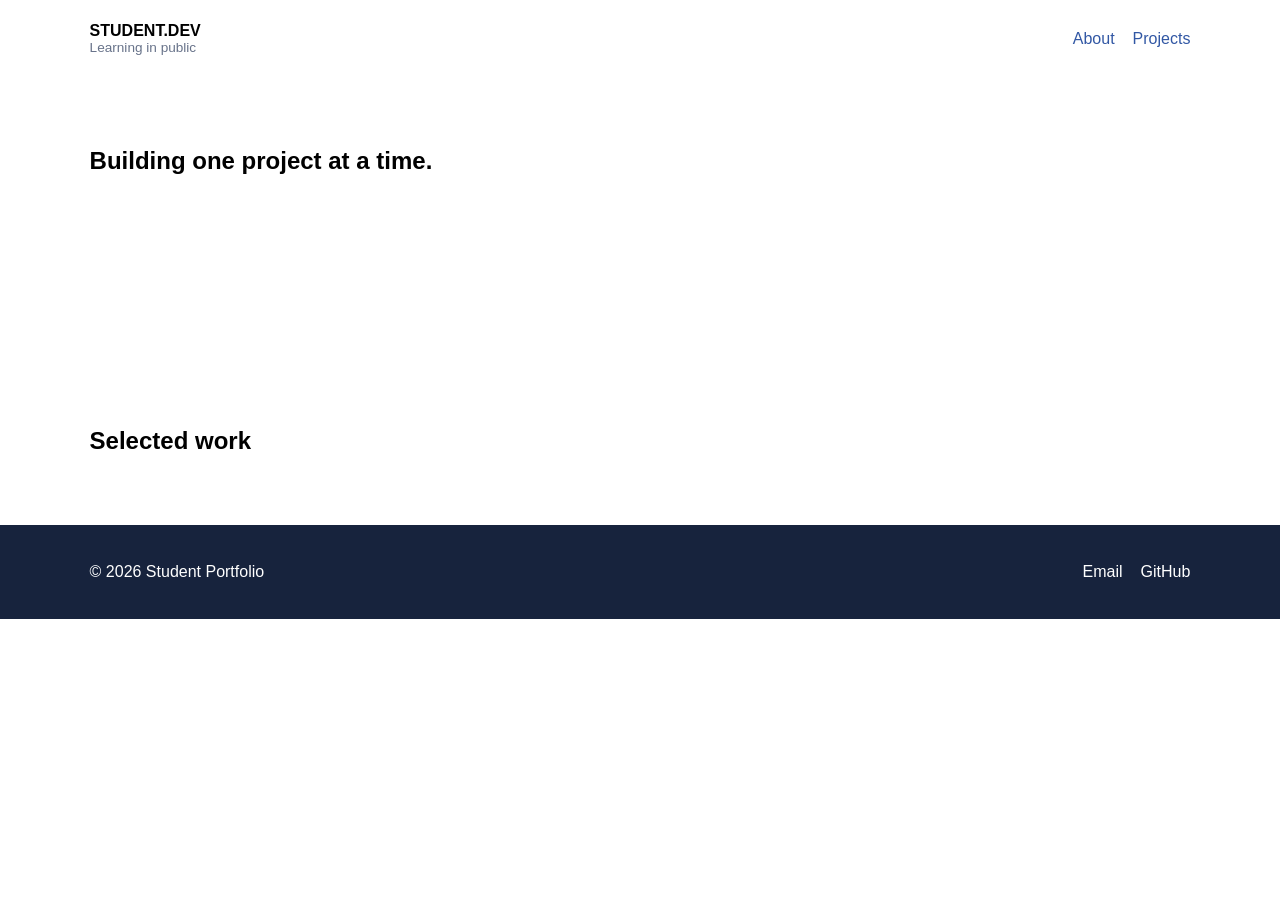
<file: programs/P10/index.html>
<!DOCTYPE html>
<html lang="en">
<head>
  <meta charset="UTF-8">
  <meta name="viewport" content="width=device-width, initial-scale=1.0">
  <title>Portfolio Header and Footer</title>
  <link rel="stylesheet" href="style.css">
</head>
<body>
  <header class="site-header">
    <div class="brand">
      <strong>STUDENT.DEV</strong>
      <span>Learning in public</span>
    </div>
    <nav>
      <a href="#about">About</a>
      <a href="#projects">Projects</a>
    </nav>
  </header>

  <main>
    <section id="about">
      <h1>Building one project at a time.</h1>
    </section>
    <section id="projects">
      <h2>Selected work</h2>
    </section>
  </main>

  <footer class="site-footer">
    <p>&copy; 2026 Student Portfolio</p>
    <div>
      <a href="mailto:student@example.com">Email</a>
      <a href="#">GitHub</a>
    </div>
  </footer>
</body>
</html>
</file>
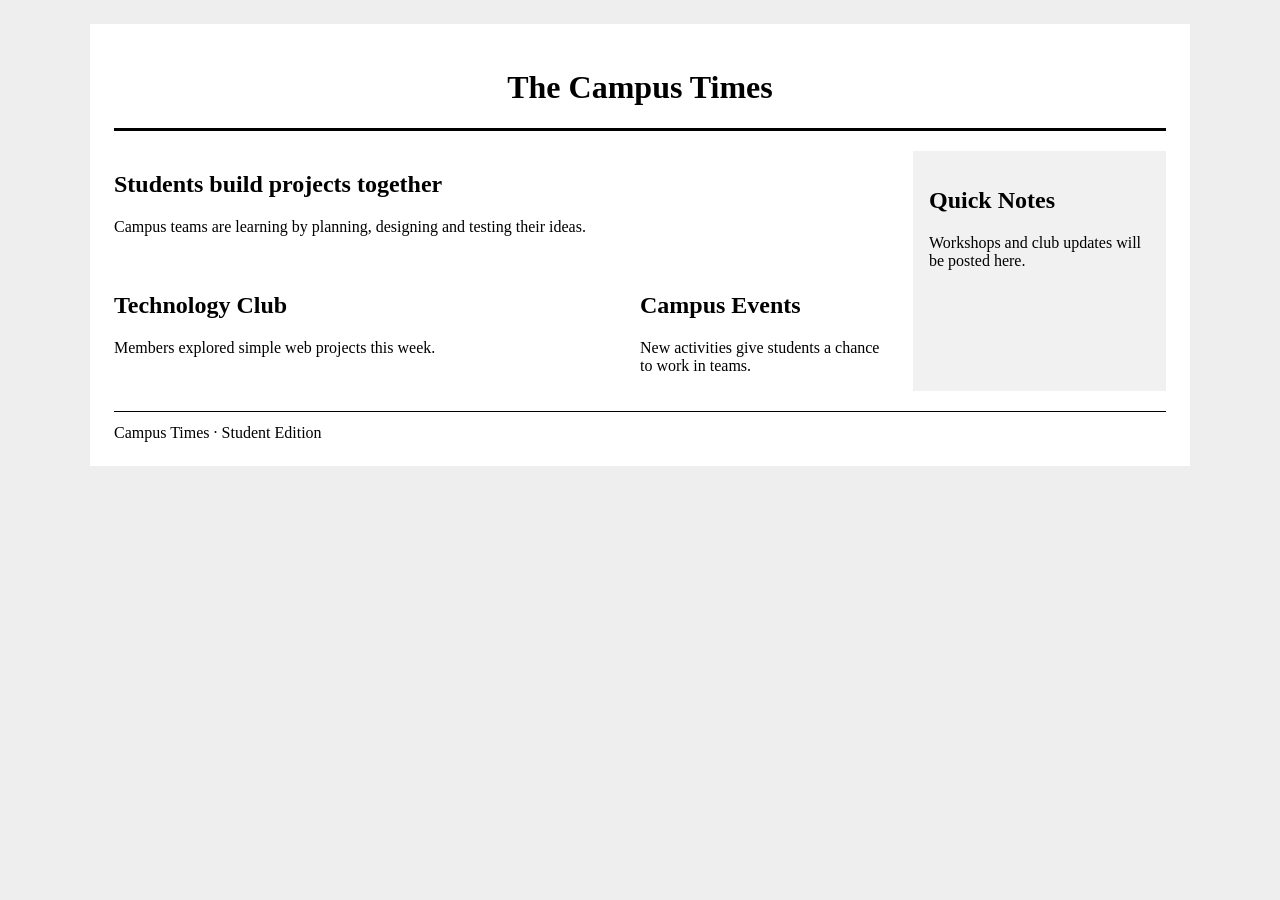
<file: programs/P11/index.html>
<!DOCTYPE html>
<html lang="en">
<head>
  <meta charset="UTF-8">
  <meta name="viewport" content="width=device-width, initial-scale=1.0">
  <title>The Campus Times</title>
  <link rel="stylesheet" href="style.css">
</head>
<body>
  <div class="newspaper">
    <header class="masthead">
      <h1>The Campus Times</h1>
    </header>

    <article class="lead">
      <h2>Students build projects together</h2>
      <p>Campus teams are learning by planning, designing and testing their ideas.</p>
    </article>

    <article class="story story-one">
      <h2>Technology Club</h2>
      <p>Members explored simple web projects this week.</p>
    </article>

    <article class="story story-two">
      <h2>Campus Events</h2>
      <p>New activities give students a chance to work in teams.</p>
    </article>

    <aside class="sidebar">
      <h2>Quick Notes</h2>
      <p>Workshops and club updates will be posted here.</p>
    </aside>

    <footer class="paper-footer">Campus Times · Student Edition</footer>
  </div>
</body>
</html>
</file>
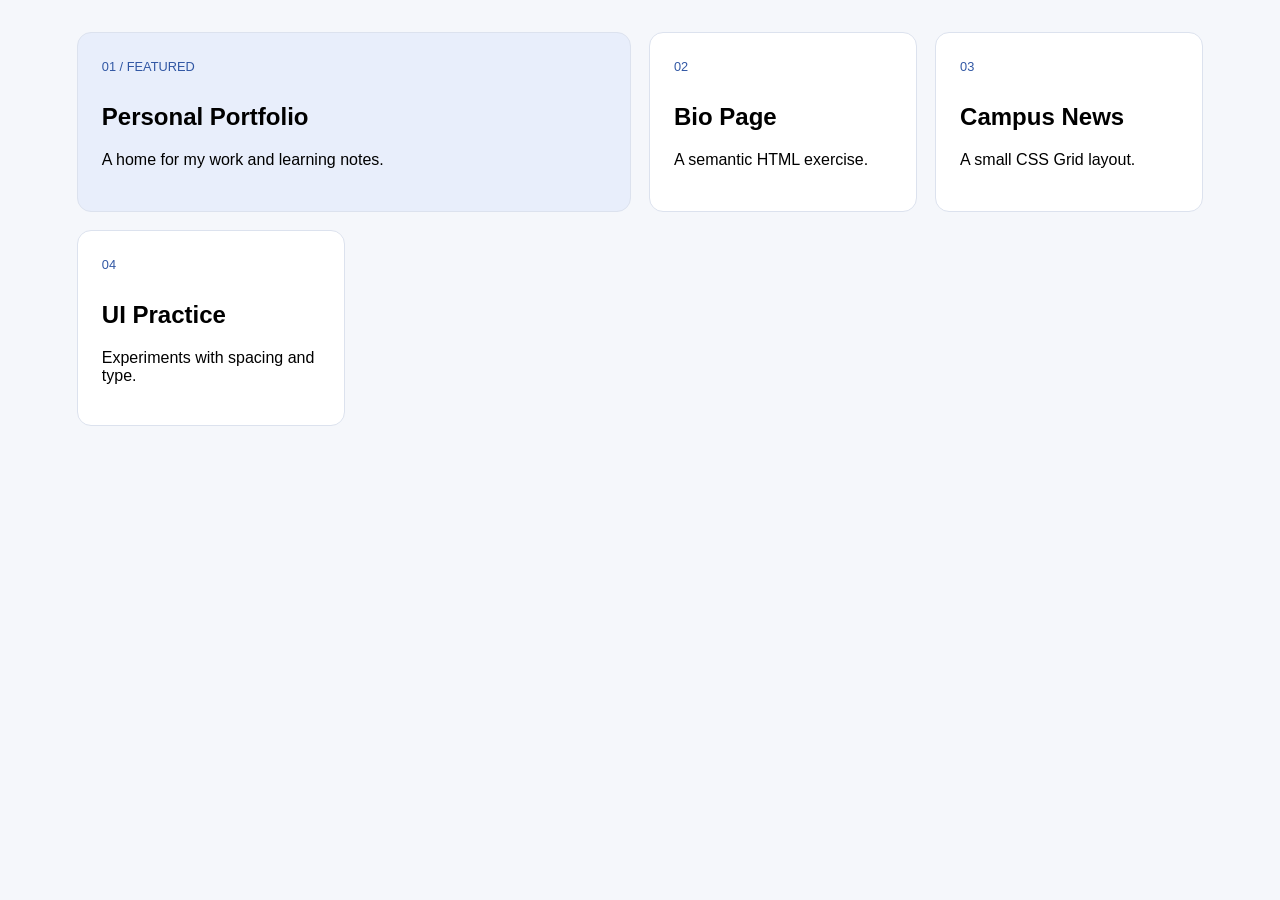
<file: programs/P12/index.html>
<!DOCTYPE html>
<html lang="en">
<head>
  <meta charset="UTF-8">
  <meta name="viewport" content="width=device-width, initial-scale=1.0">
  <title>My Projects</title>
  <link rel="stylesheet" href="style.css">
</head>
<body>
  <main>
    <section class="projects">
      <article class="project featured">
        <span>01 / FEATURED</span>
        <h2>Personal Portfolio</h2>
        <p>A home for my work and learning notes.</p>
      </article>

      <article class="project">
        <span>02</span>
        <h2>Bio Page</h2>
        <p>A semantic HTML exercise.</p>
      </article>

      <article class="project">
        <span>03</span>
        <h2>Campus News</h2>
        <p>A small CSS Grid layout.</p>
      </article>

      <article class="project">
        <span>04</span>
        <h2>UI Practice</h2>
        <p>Experiments with spacing and type.</p>
      </article>
    </section>
  </main>
</body>
</html>
</file>
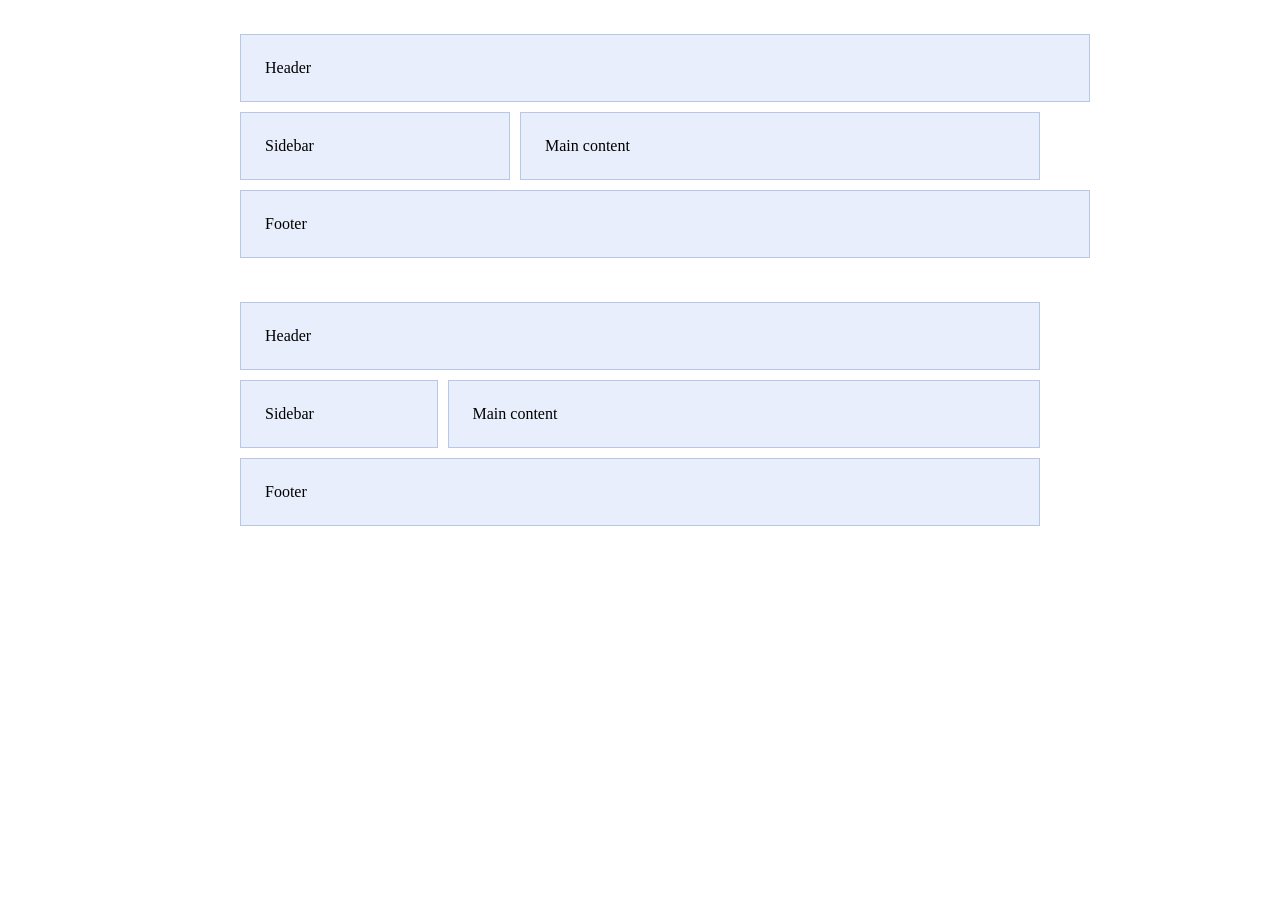
<file: programs/P13/index.html>
<!DOCTYPE html>
<html lang="en">
<head>
  <meta charset="UTF-8">
  <meta name="viewport" content="width=device-width, initial-scale=1.0">
  <title>Flexbox and Grid Comparison</title>
  <link rel="stylesheet" href="style.css">
</head>
<body>
  <div class="layout flex-version">
    <header>Header</header>
    <nav>Sidebar</nav>
    <main>Main content</main>
    <footer>Footer</footer>
  </div>

  <div class="layout grid-version">
    <header>Header</header>
    <nav>Sidebar</nav>
    <main>Main content</main>
    <footer>Footer</footer>
  </div>
</body>
</html>
</file>
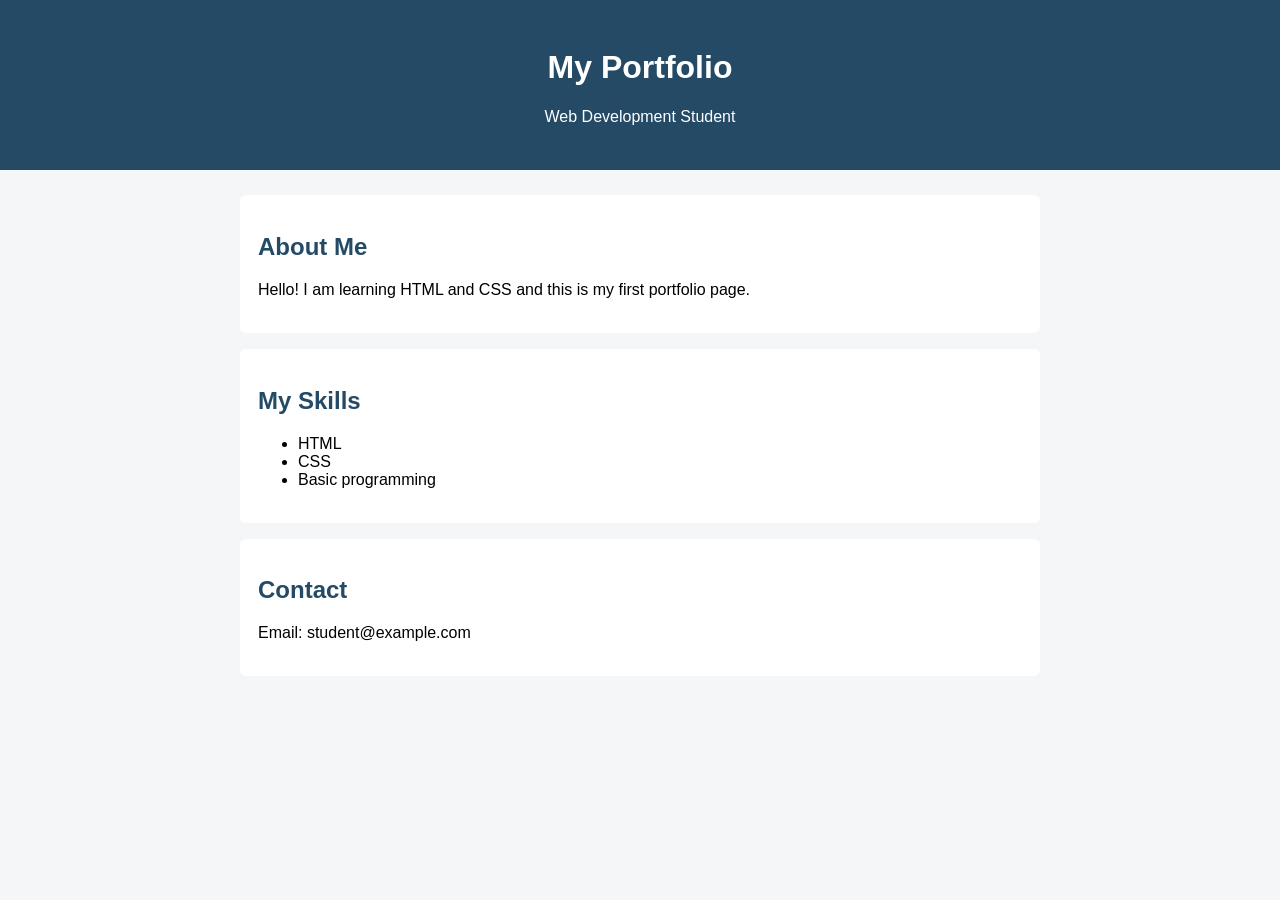
<file: programs/P2/index.html>
<!DOCTYPE html>
<html lang="en">
<head>
  <meta charset="UTF-8">
  <title>My Portfolio</title>
  <link rel="stylesheet" href="style.css">
</head>
<body>
  <header>
    <h1>My Portfolio</h1>
    <p>Web Development Student</p>
  </header>
  <main>
    <section>
      <h2>About Me</h2>
      <p>Hello! I am learning HTML and CSS and this is my first portfolio page.</p>
    </section>
    <section>
      <h2>My Skills</h2>
      <ul><li>HTML</li><li>CSS</li><li>Basic programming</li></ul>
    </section>
    <section>
      <h2>Contact</h2>
      <p>Email: student@example.com</p>
    </section>
  </main>
</body>
</html>
</file>
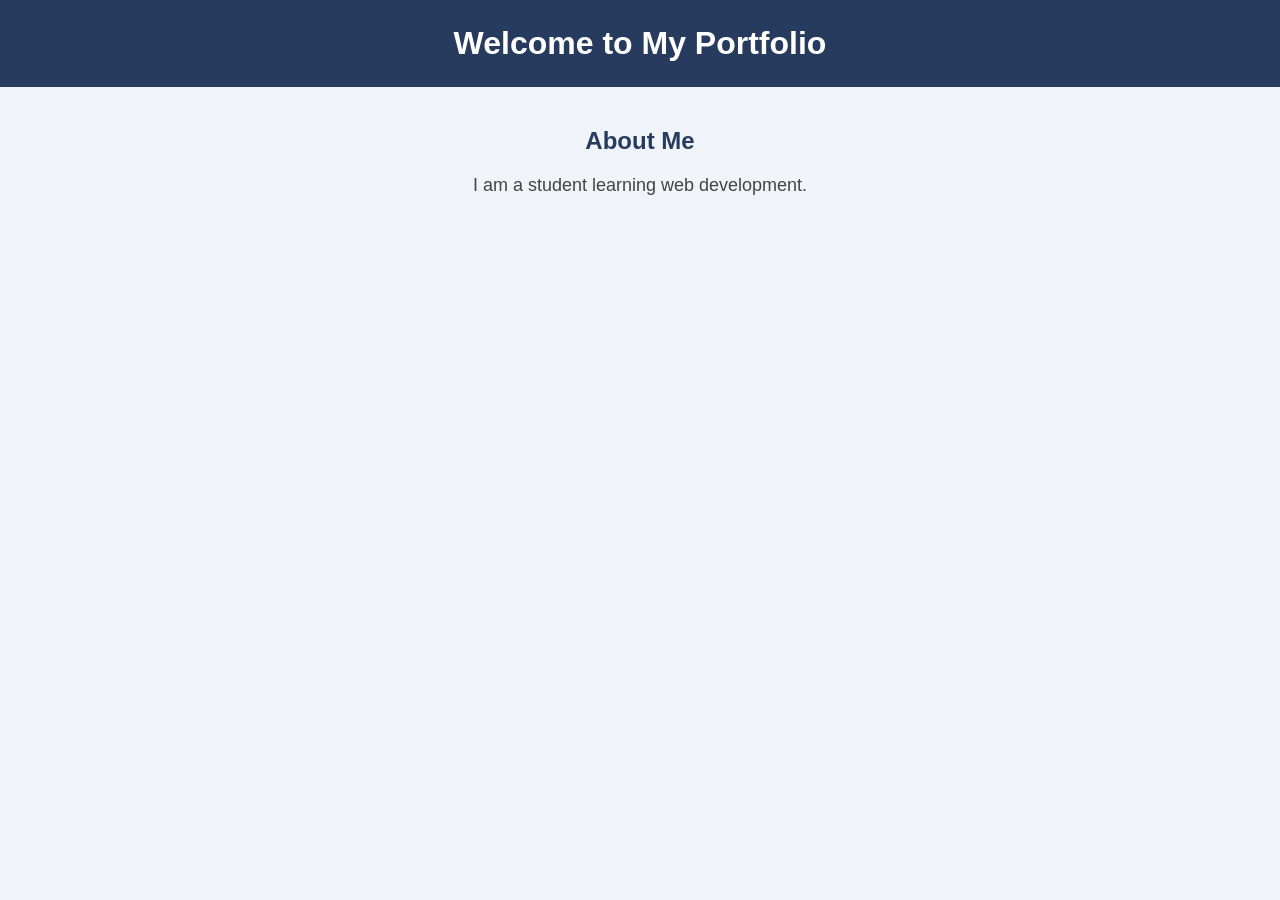
<file: programs/P3/index.html>
<!DOCTYPE html>
<html>
<head>
    <title>My Portfolio</title>
    <link rel="stylesheet" href="style.css">
</head>
<body>

    <h1>Welcome to My Portfolio</h1>

    <h2>About Me</h2>
    <p>I am a student learning web development.</p>

</body>
</html>
</file>
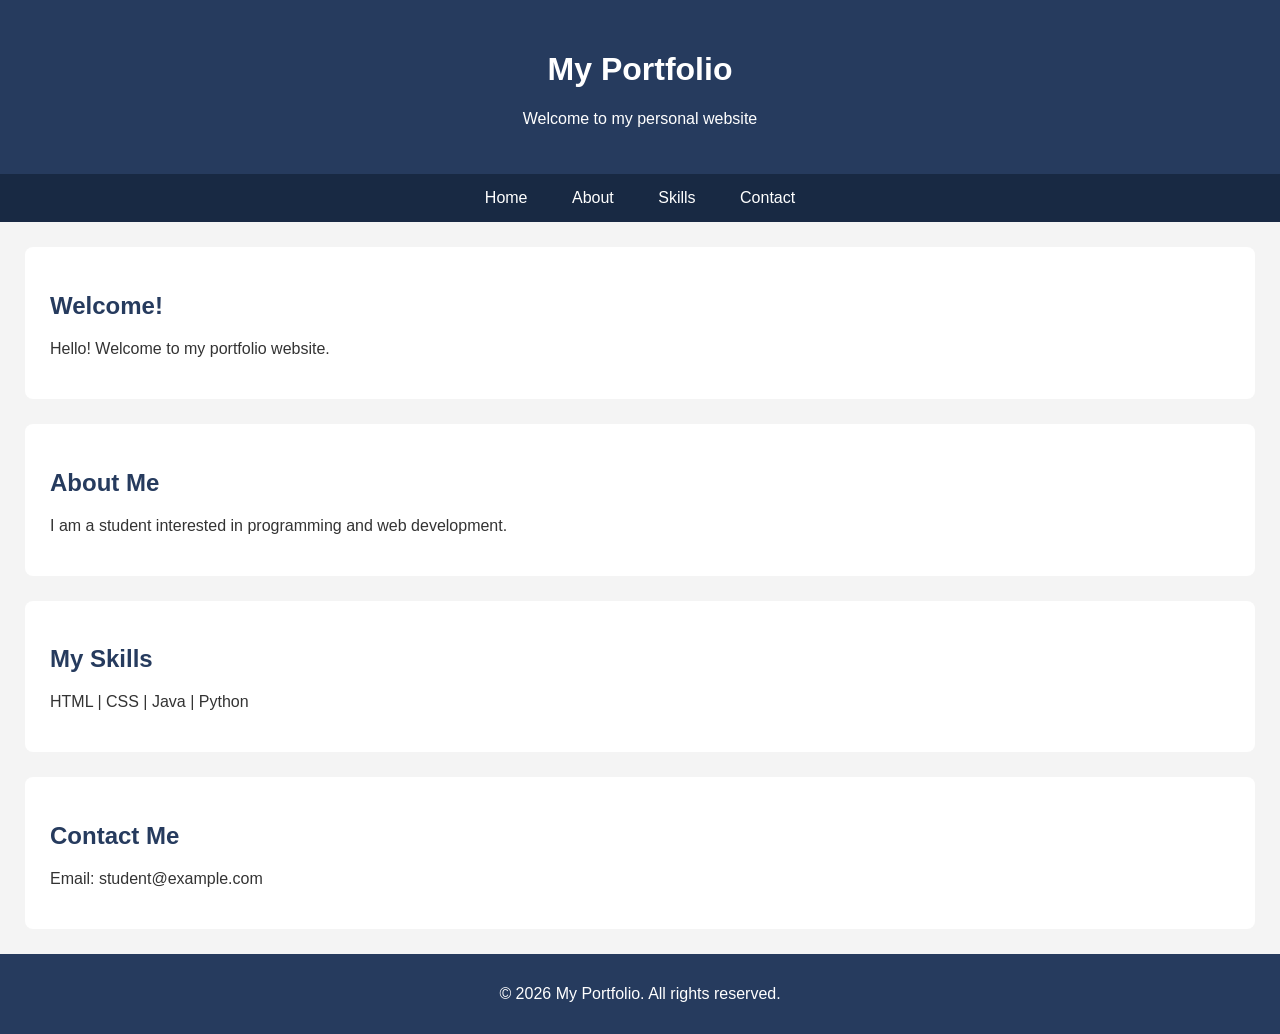
<file: programs/P4/index.html>
<!DOCTYPE html>
<html>
<head>
    <title>My Portfolio</title>
    <link rel="stylesheet" href="style.css">
</head>
<body>

    <header>
        <h1>My Portfolio</h1>
        <p>Welcome to my personal website</p>
    </header>

    <nav>
        <a href="#home">Home</a>
        <a href="#about">About</a>
        <a href="#skills">Skills</a>
        <a href="#contact">Contact</a>
    </nav>

    <section id="home">
        <h2>Welcome!</h2>
        <p>Hello! Welcome to my portfolio website.</p>
    </section>

    <section id="about">
        <h2>About Me</h2>
        <p>I am a student interested in programming and web development.</p>
    </section>

    <section id="skills">
        <h2>My Skills</h2>
        <p>HTML | CSS | Java | Python</p>
    </section>

    <section id="contact">
        <h2>Contact Me</h2>
        <p>Email: student@example.com</p>
    </section>

    <footer>
        <p>©️ 2026 My Portfolio. All rights reserved.</p>
    </footer>

</body>
</html>
</file>
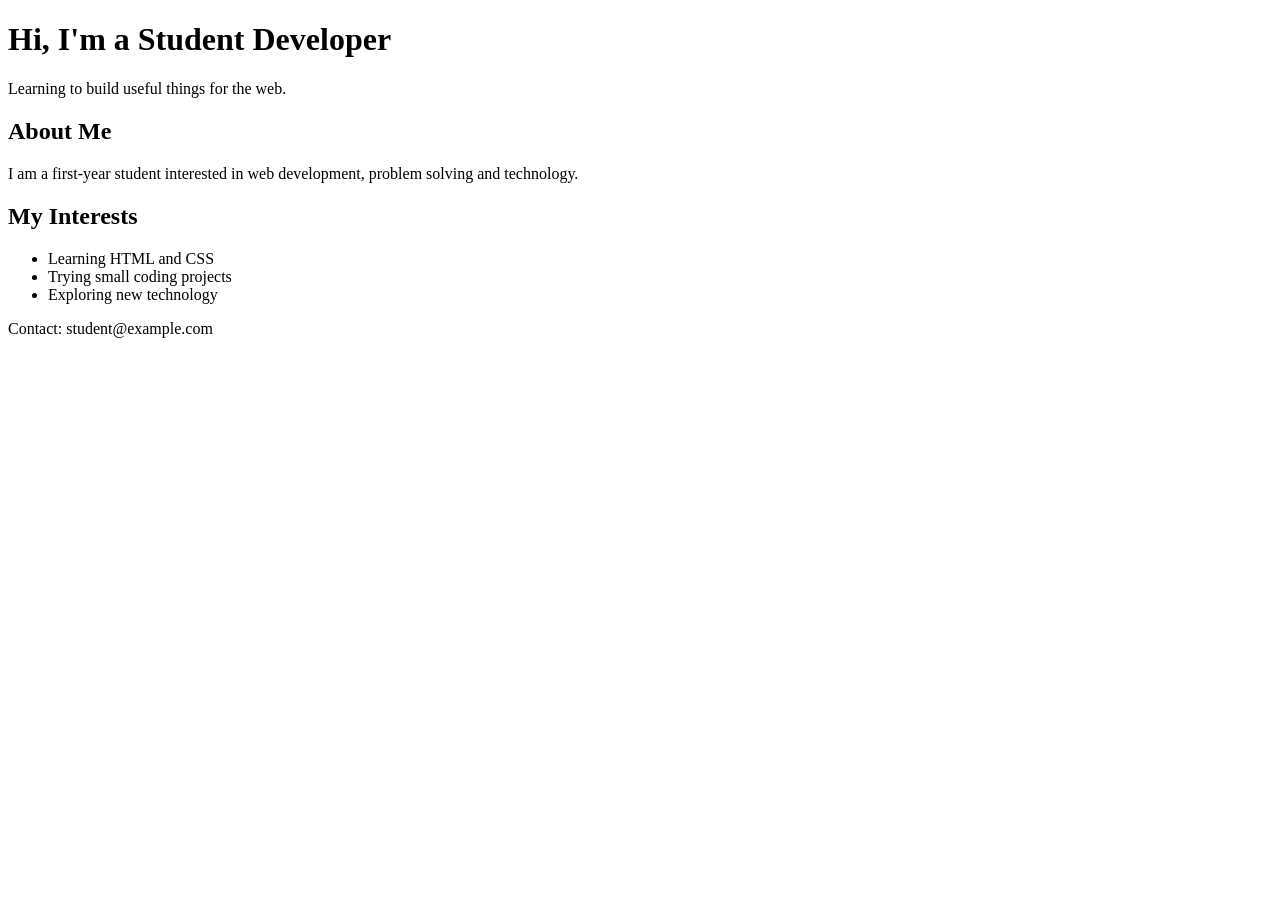
<file: programs/P5/index.html>
<!DOCTYPE html>
<html lang="en">
<head>
  <meta charset="UTF-8">
  <meta name="viewport" content="width=device-width, initial-scale=1.0">
  <title>My Bio</title>
</head>
<body>
  <header>
    <h1>Hi, I'm a Student Developer</h1>
    <p>Learning to build useful things for the web.</p>
  </header>

  <main>
    <section>
      <h2>About Me</h2>
      <p>I am a first-year student interested in web development,
        problem solving and technology.</p>
    </section>

    <section>
      <h2>My Interests</h2>
      <ul>
        <li>Learning HTML and CSS</li>
        <li>Trying small coding projects</li>
        <li>Exploring new technology</li>
      </ul>
    </section>
  </main>

  <footer>
    <p>Contact: student@example.com</p>
  </footer>
</body>
</html>
</file>
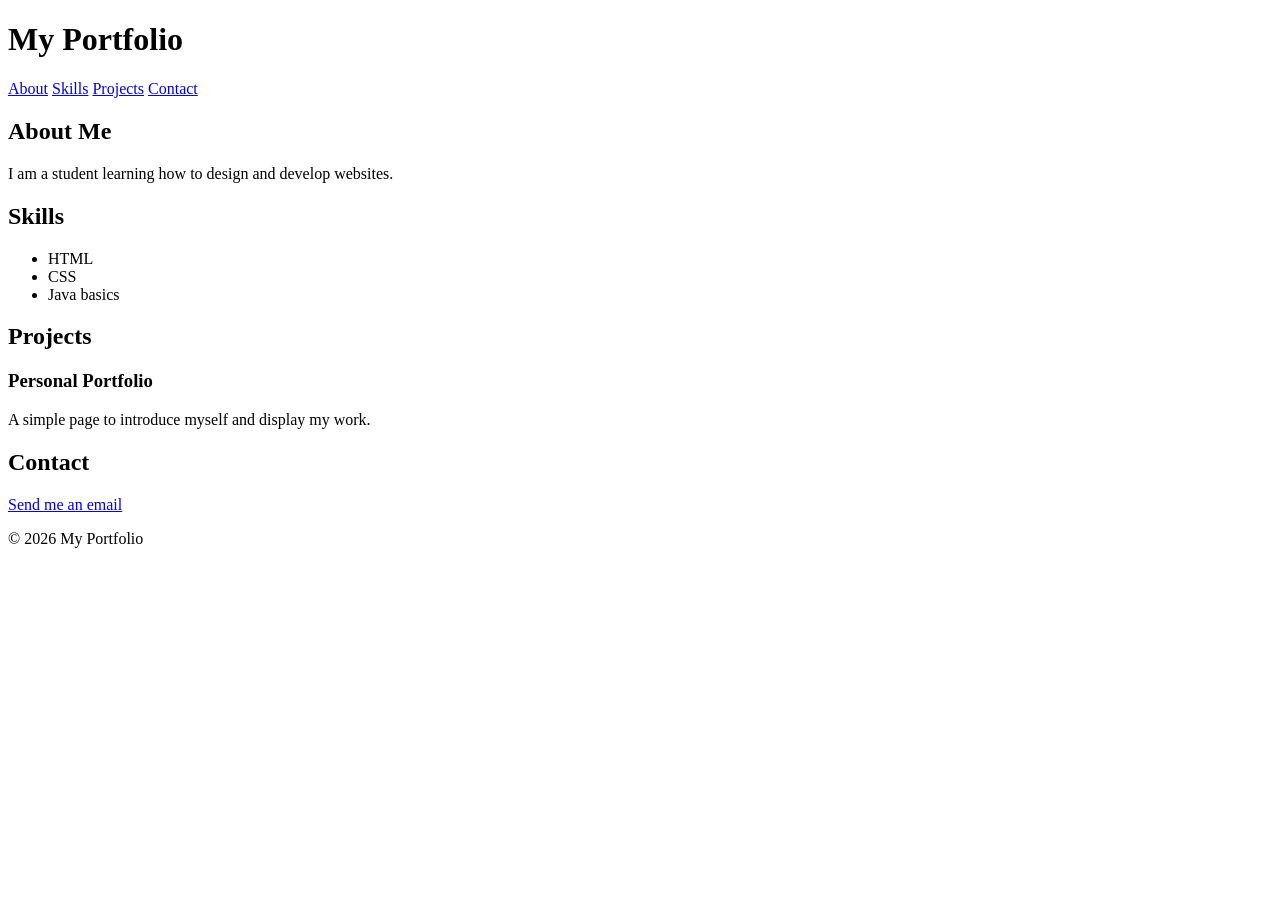
<file: programs/P6/index.html>
<!DOCTYPE html>
<html lang="en">
<head>
  <meta charset="UTF-8">
  <meta name="viewport" content="width=device-width, initial-scale=1.0">
  <title>Student Portfolio</title>
</head>
<body>
  <header>
    <h1>My Portfolio</h1>
    <nav aria-label="Main navigation">
      <a href="#about">About</a>
      <a href="#skills">Skills</a>
      <a href="#projects">Projects</a>
      <a href="#contact">Contact</a>
    </nav>
  </header>

  <main>
    <section id="about">
      <h2>About Me</h2>
      <p>I am a student learning how to design and develop websites.</p>
    </section>

    <section id="skills">
      <h2>Skills</h2>
      <ul>
        <li>HTML</li>
        <li>CSS</li>
        <li>Java basics</li>
      </ul>
    </section>

    <section id="projects">
      <h2>Projects</h2>
      <article>
        <h3>Personal Portfolio</h3>
        <p>A simple page to introduce myself and display my work.</p>
      </article>
    </section>

    <section id="contact">
      <h2>Contact</h2>
      <p><a href="mailto:student@example.com">Send me an email</a></p>
    </section>
  </main>

  <footer>
    <p>&copy; 2026 My Portfolio</p>
  </footer>
</body>
</html>
</file>
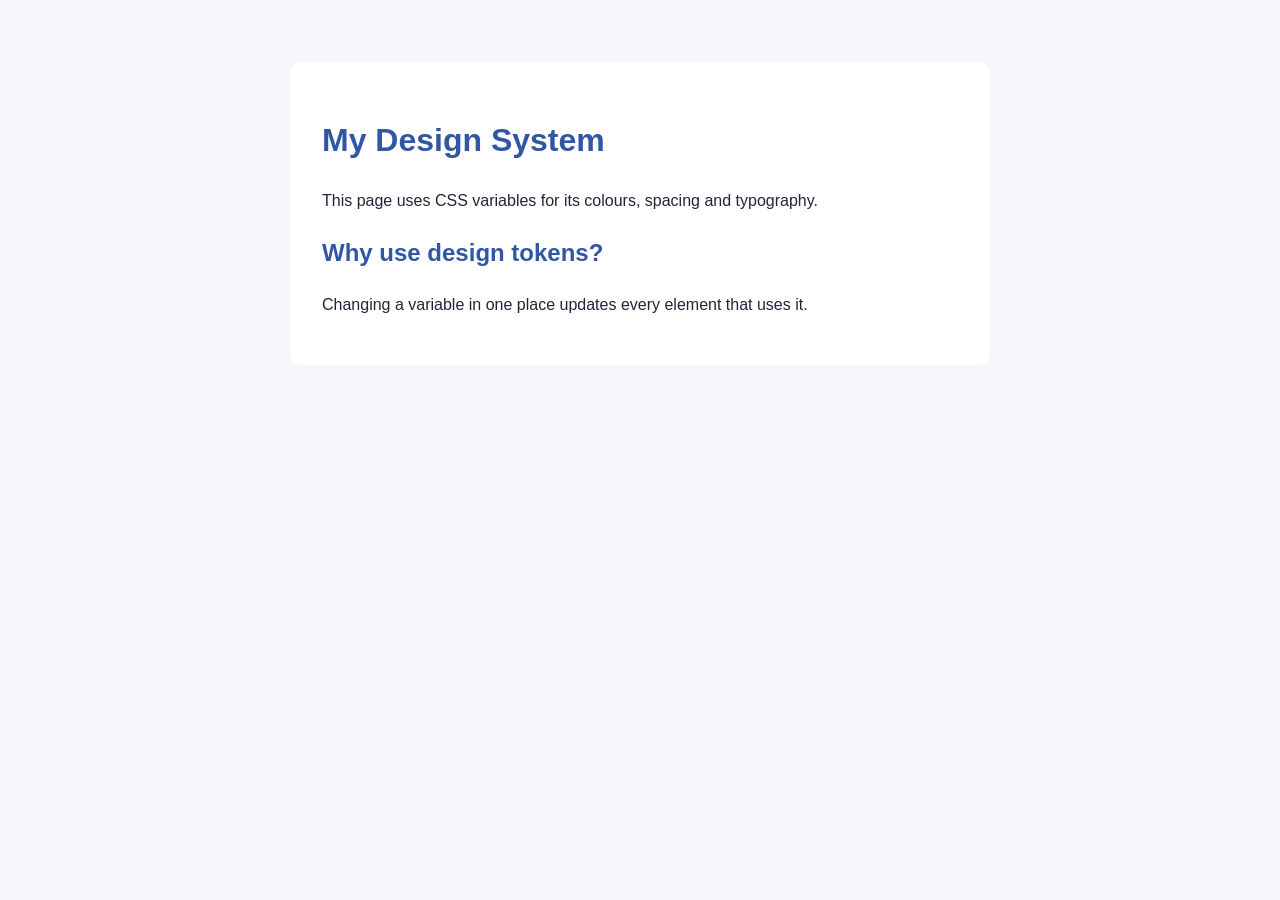
<file: programs/P7/index.html>
<!DOCTYPE html>
<html lang="en">
<head>
  <meta charset="UTF-8">
  <meta name="viewport" content="width=device-width, initial-scale=1.0">
  <title>CSS Design Tokens</title>
  <link rel="stylesheet" href="style.css">
</head>
<body>
  <main class="card">
    <h1>My Design System</h1>
    <p>This page uses CSS variables for its colours, spacing and typography.</p>
    <h2>Why use design tokens?</h2>
    <p>Changing a variable in one place updates every element that uses it.</p>
  </main>
</body>
</html>
</file>
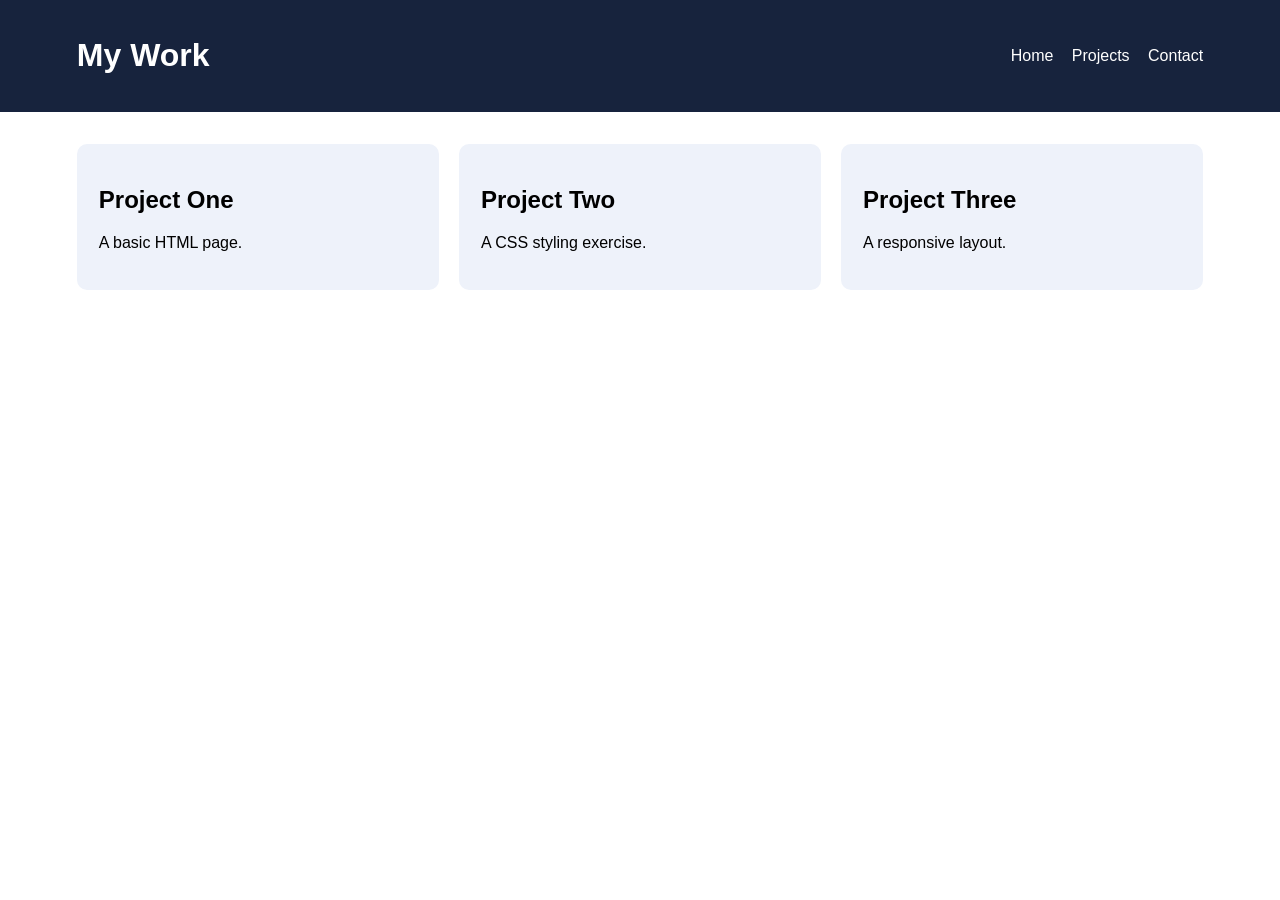
<file: programs/P9/index.html>
<!DOCTYPE html>
<html lang="en">
<head>
  <meta charset="UTF-8">
  <meta name="viewport" content="width=device-width, initial-scale=1.0">
  <title>Responsive Flexbox Layout</title>
  <link rel="stylesheet" href="style.css">
</head>
<body>
  <header class="nav">
    <h1>My Work</h1>
    <nav>
      <a href="#">Home</a>
      <a href="#">Projects</a>
      <a href="#">Contact</a>
    </nav>
  </header>

  <main class="cards">
    <article class="card">
      <h2>Project One</h2>
      <p>A basic HTML page.</p>
    </article>
    <article class="card">
      <h2>Project Two</h2>
      <p>A CSS styling exercise.</p>
    </article>
    <article class="card">
      <h2>Project Three</h2>
      <p>A responsive layout.</p>
    </article>
  </main>
</body>
</html>
</file>
<file: programs/P10/style.css>
* {
  box-sizing: border-box;
}

body {
  margin: 0;
  min-height: 100vh;
  font-family: Arial, sans-serif;
}

.site-header,
.site-footer {
  display: flex;
  justify-content: space-between;
  align-items: center;
  gap: 24px;
  padding: 22px 7%;
}

.brand {
  display: flex;
  flex-direction: column;
}

.brand span {
  font-size: 0.85rem;
  color: #68738a;
}

nav,
.site-footer div {
  display: flex;
  gap: 18px;
  flex-wrap: wrap;
}

a {
  color: #3157a4;
  text-decoration: none;
}

main {
  padding: 50px 7%;
}

#about {
  min-height: 260px;
}

.site-footer {
  flex-wrap: wrap;
  background: #17233d;
  color: white;
}

.site-footer a {
  color: white;
}

@media (max-width: 600px) {
  .site-header,
  .site-footer {
    align-items: flex-start;
    flex-direction: column;
  }
}
</file>
<file: programs/P11/style.css>
* {
  box-sizing: border-box;
}

body {
  margin: 0;
  padding: 24px;
  background: #eee;
  font-family: Georgia, serif;
}

.newspaper {
  max-width: 1100px;
  margin: auto;
  padding: 24px;
  background: white;
  display: grid;
  grid-template-columns: 2fr 1fr 1fr;
  grid-template-areas:
    "head head head"
    "lead lead side"
    "one two side"
    "foot foot foot";
  gap: 20px;
}

.masthead {
  grid-area: head;
  text-align: center;
  border-bottom: 3px solid;
}

.lead { grid-area: lead; }
.story-one { grid-area: one; }
.story-two { grid-area: two; }

.sidebar {
  grid-area: side;
  padding: 16px;
  background: #f1f1f1;
}

.paper-footer {
  grid-area: foot;
  border-top: 1px solid;
  padding-top: 12px;
}

@media (max-width: 700px) {
  .newspaper {
    grid-template-columns: 1fr 1fr;
    grid-template-areas:
      "head head"
      "lead lead"
      "one two"
      "side side"
      "foot foot";
  }
}

@media (max-width: 480px) {
  .newspaper {
    grid-template-columns: 1fr;
    grid-template-areas:
      "head"
      "lead"
      "one"
      "two"
      "side"
      "foot";
  }
}
</file>
<file: programs/P12/style.css>
* {
  box-sizing: border-box;
}

body {
  margin: 0;
  padding: 32px 6%;
  font-family: Arial, sans-serif;
  background: #f5f7fb;
}

.projects {
  display: grid;
  grid-template-columns: repeat(auto-fit, minmax(220px, 1fr));
  grid-auto-rows: minmax(180px, auto);
  gap: 18px;
}

.project {
  padding: 24px;
  border-radius: 14px;
  background: white;
  border: 1px solid #dce2ee;
}

.project span {
  color: #3157a4;
  font-size: 0.8rem;
}

.project h2 {
  margin-top: 28px;
}

.featured {
  grid-column: span 2;
  background: #e8eefb;
}

@media (max-width: 560px) {
  .featured {
    grid-column: span 1;
  }
}
</file>
<file: programs/P13/style.css>
.layout {
  margin: 24px auto;
  max-width: 800px;
  gap: 10px;
  padding: 10px;
}

.layout > * {
  padding: 24px;
  background: #e8eefb;
  border: 1px solid #b8c7e5;
}

.flex-version {
  display: flex;
  flex-wrap: wrap;
}

.flex-version header,
.flex-version footer {
  flex: 0 0 100%;
}

.flex-version nav {
  flex: 1 1 180px;
}

.flex-version main {
  flex: 3 1 350px;
}

.grid-version {
  display: grid;
  grid-template-columns: minmax(150px, 1fr) 3fr;
  grid-template-areas:
    "head head"
    "side content"
    "foot foot";
}

.grid-version header { grid-area: head; }
.grid-version nav { grid-area: side; }
.grid-version main { grid-area: content; }
.grid-version footer { grid-area: foot; }

@media (max-width: 520px) {
  .grid-version {
    grid-template-columns: 1fr;
    grid-template-areas:
      "head"
      "side"
      "content"
      "foot";
  }
}
</file>
<file: programs/P2/style.css>
body {
  font-family: Arial, sans-serif; 
      margin: 0;
      background: rgb(244, 246, 248);
      color: black;
}
header { 
  background: rgb(36, 74, 102); 
        color: white;
        text-align: center; 
        padding: 28px; 
}
main {
  max-width: 800px; 
      margin: 25px auto;
      padding: 0 18px;
}
section {

  background: white; 
  padding: 18px; 
  margin-bottom: 16px; 
  border-radius: 6px; 
}
h2 { 
  color: #244a66; 
}
</file>
<file: programs/P3/style.css>
body {
    font-family: Arial, sans-serif;
    background-color: #f0f4f8;
    margin: 0;
    padding: 0;
    text-align: center;
}

h1 {
    background-color: #263b5e;
    color: white;
    padding: 25px;
    margin: 0;
}

h2 {
    color: #263b5e;
    margin-top: 40px;
}

p {
    color: #444;
    font-size: 18px;
    margin: 20px;
}
</file>
<file: programs/P4/style.css>
body {
    font-family: Arial, sans-serif;
    margin: 0;
    background-color: #f4f4f4;
    color: #333;
}

header {
    background-color: #263b5e;
    color: white;
    text-align: center;
    padding: 30px;
}

nav {
    background-color: #182943;
    padding: 15px;
    text-align: center;
}

nav a {
    color: white;
    text-decoration: none;
    margin: 20px;
    font-size: 16px;
}

nav a:hover {
    color: #ffd166;
}

section {
    background-color: white;
    margin: 25px;
    padding: 25px;
    border-radius: 8px;
}

h2 {
    color: #263b5e;
}

footer {
    background-color: #263b5e;
    color: white;
    text-align: center;
    padding: 15px;
}
</file>
<file: programs/P7/style.css>
:root {
  --color-primary: #3157a4;
  --color-text: #202638;
  --color-background: #f5f7fb;
  --font-main: Arial, sans-serif;
  --space-small: 8px;
  --space-medium: 16px;
  --space-large: 32px;
}

* { box-sizing: border-box; }

body {
  margin: 0;
  padding: var(--space-large);
  font-family: var(--font-main);
  color: var(--color-text);
  background: var(--color-background);
  line-height: 1.6;
}

.card {
  max-width: 700px;
  margin: 30px auto;
  padding: var(--space-large);
  background: white;
  border-radius: 12px;
}

h1, h2 { color: var(--color-primary); }
p { margin-bottom: var(--space-medium); }
</file>
<file: programs/P9/style.css>
* {
  box-sizing: border-box;
}

body {
  margin: 0;
  font-family: Arial, sans-serif;
}

.nav {
  display: flex;
  justify-content: space-between;
  align-items: center;
  gap: 16px;
  padding: 16px 6%;
  background: #17233d;
  color: white;
}

.nav a {
  color: white;
  text-decoration: none;
  margin-left: 14px;
}

.cards {
  display: flex;
  flex-wrap: wrap;
  gap: 20px;
  padding: 32px 6%;
}

.card {
  flex: 1 1 240px;
  padding: 22px;
  background: #eef2fa;
  border-radius: 10px;
}

@media (max-width: 600px) {
  .nav {
    align-items: flex-start;
    flex-direction: column;
  }

  .nav a {
    margin: 0 12px 0 0;
  }
}
</file>
